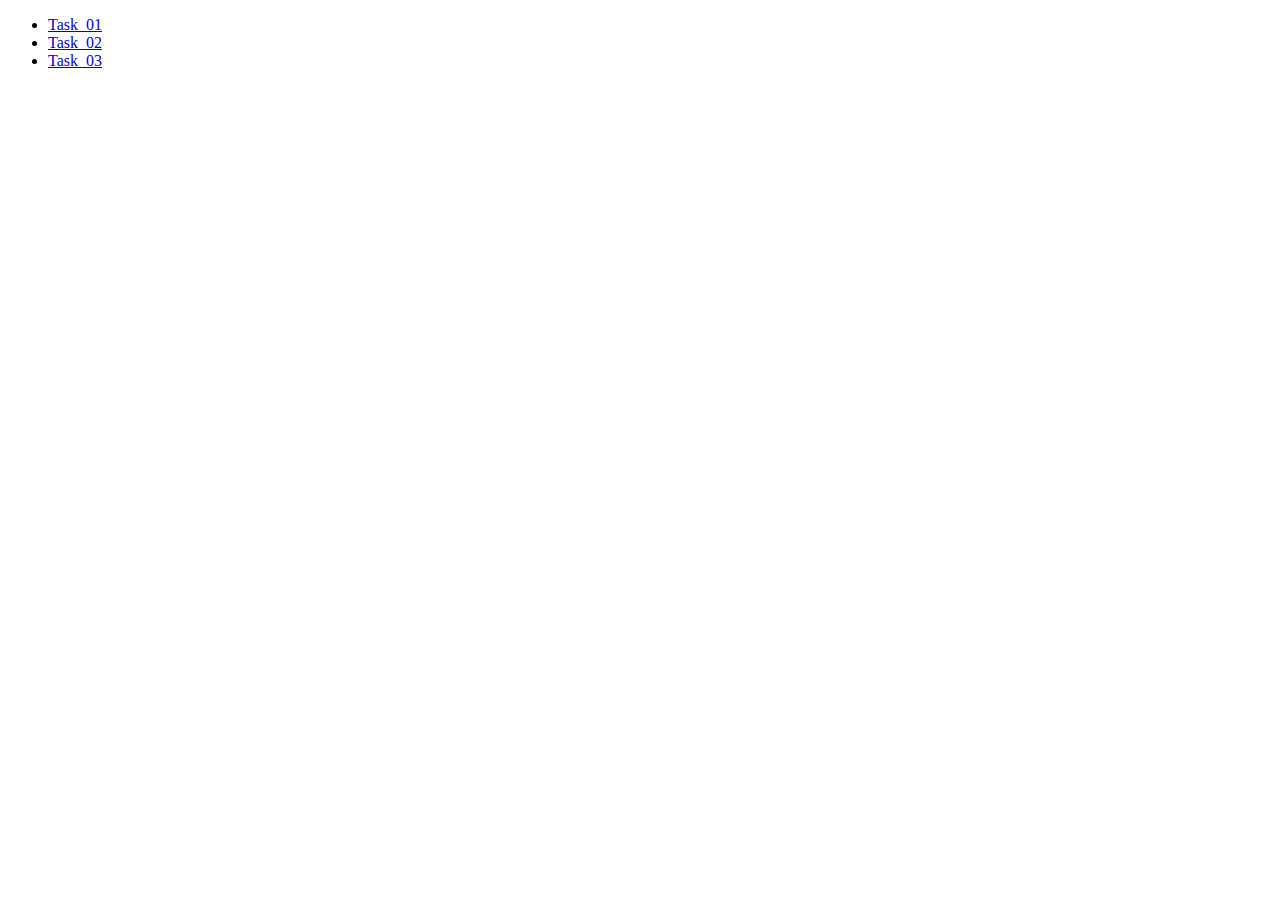
<file: index.html>
<!DOCTYPE html>
<html lang="en">

<head>
    <meta charset="UTF-8">
    <meta name="viewport" content="width=device-width, initial-scale=1.0">
    <title>Document</title>
</head>

<body>
    <ul>
        <li><a href="Task_01/">Task_01</a></li>
        <li><a href="Task_02/">Task_02</a></li>
        <li><a href="Task_03/">Task_03</a></li>
    </ul>
</body>

</html>
</file>
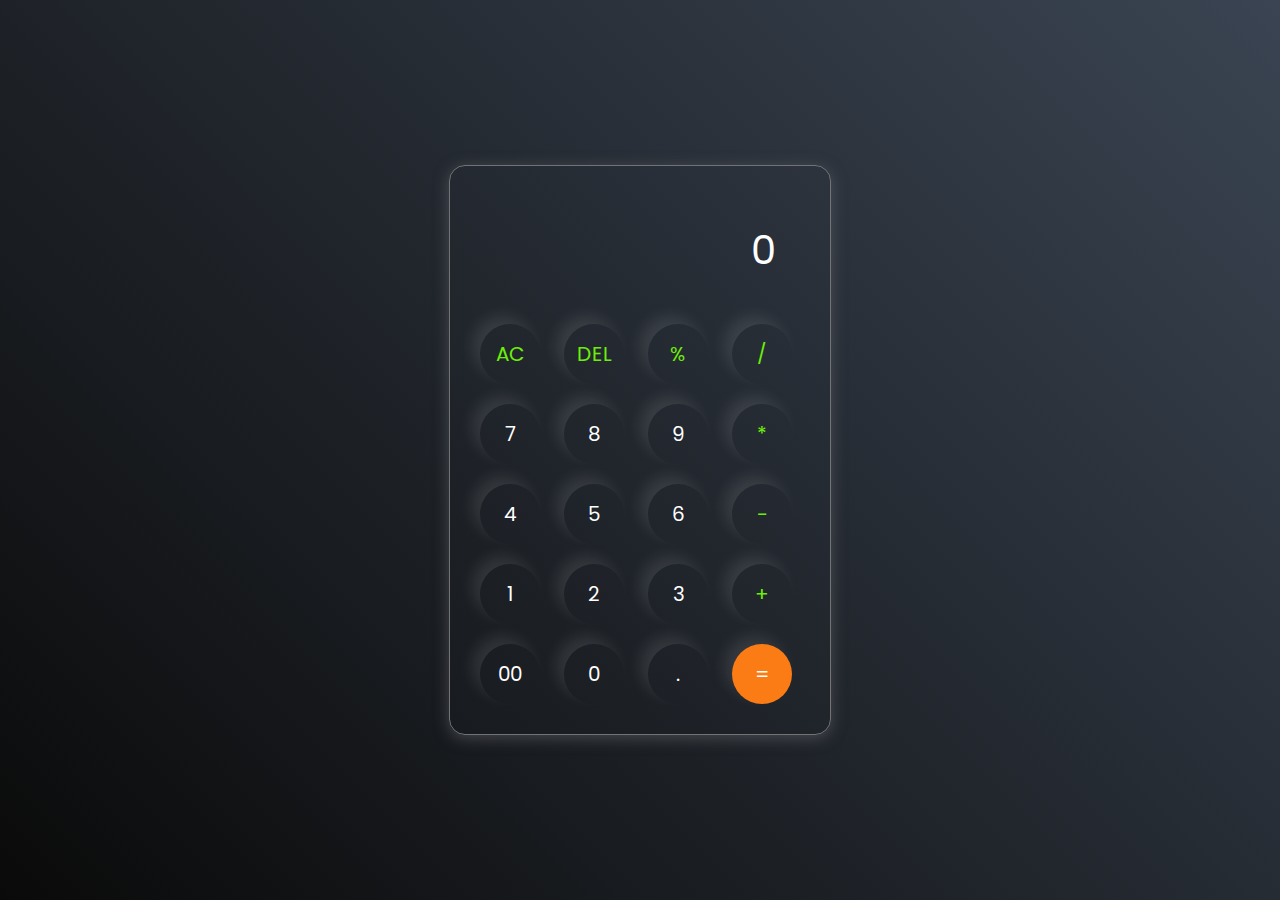
<file: task-03(Calculator)/index.html>
<!DOCTYPE html>
<html lang="en">

<head>
  <meta charset="UTF-8">
  <meta http-equiv="X-UA-Compatible" content="IE=edge">
  <meta name="viewport" content="width=device-width, initial-scale=1.0">
  <link rel="stylesheet" href="style.css">
  <title>Calculator - By Code Traversal</title>
</head>

<body>
  <div class="container">
    <div class="calculator">
      <input type="text" id="inputBox" placeholder="0">
      <div>
        <button class="button operator">AC</button>
        <button class="button operator">DEL</button>
        <button class="button operator">%</button>
        <button class="button operator">/</button>
      </div>
      <div>
        <button class="button">7</button>
        <button class="button">8</button>
        <button class="button">9</button>
        <button class="button operator">*</button>
      </div>
      <div>
        <button class="button">4</button>
        <button class="button">5</button>
        <button class="button">6</button>
        <button class="button operator">-</button>
      </div>
      <div>
        <button class="button">1</button>
        <button class="button">2</button>
        <button class="button">3</button>
        <button class="button operator">+</button>
      </div>

      <div>
        <button class="button">00</button>
        <button class="button">0</button>
        <button class="button">.</button>
        <button class="button equalBtn">=</button>
      </div>
    </div>
  </div>

  <script src="script.js"></script>
</body>

</html>
</file>
<file: task-03(Calculator)/style.css>
@import url('https://fonts.googleapis.com/css2?family=Poppins:wght@500&display=swap');

*{
    margin: 0;
    padding: 0;
    box-sizing: border-box;
    font-family: 'Poppins', sans-serif;
}

body{
    width: 100%;
    height: 100vh;
    display: flex;
    justify-content: center;
    align-items: center;
    background: linear-gradient(45deg, #0a0a0a, #3a4452);
}

.calculator{
    border: 1px solid #717377;
    padding: 20px;
    border-radius: 16px;
    background: transparent;
    box-shadow: 0px 3px 15px rgba(113, 115, 119, 0.5);

}

input{
    width: 320px;
    border: none;
    padding: 24px;
    margin: 10px;
    background: transparent;
    box-shadow: 0px 3px 15px rgbs(84, 84, 84, 0.1);
    font-size: 40px;
    text-align: right;
    cursor: pointer;
    color: #ffffff;
}

input::placeholder{
    color: #ffffff;
}

button{
    border: none;
    width: 60px;
    height: 60px;
    margin: 10px;
    border-radius: 50%;
    background: transparent;
    color: #ffffff;
    font-size: 20px;
    box-shadow: -8px -8px 15px rgba(255, 255, 255, 0.1);
    cursor: pointer;
}

.equalBtn{
    background-color: #fb7c14;
}

.operator{
    color: #6dee0a;
}
</file>
